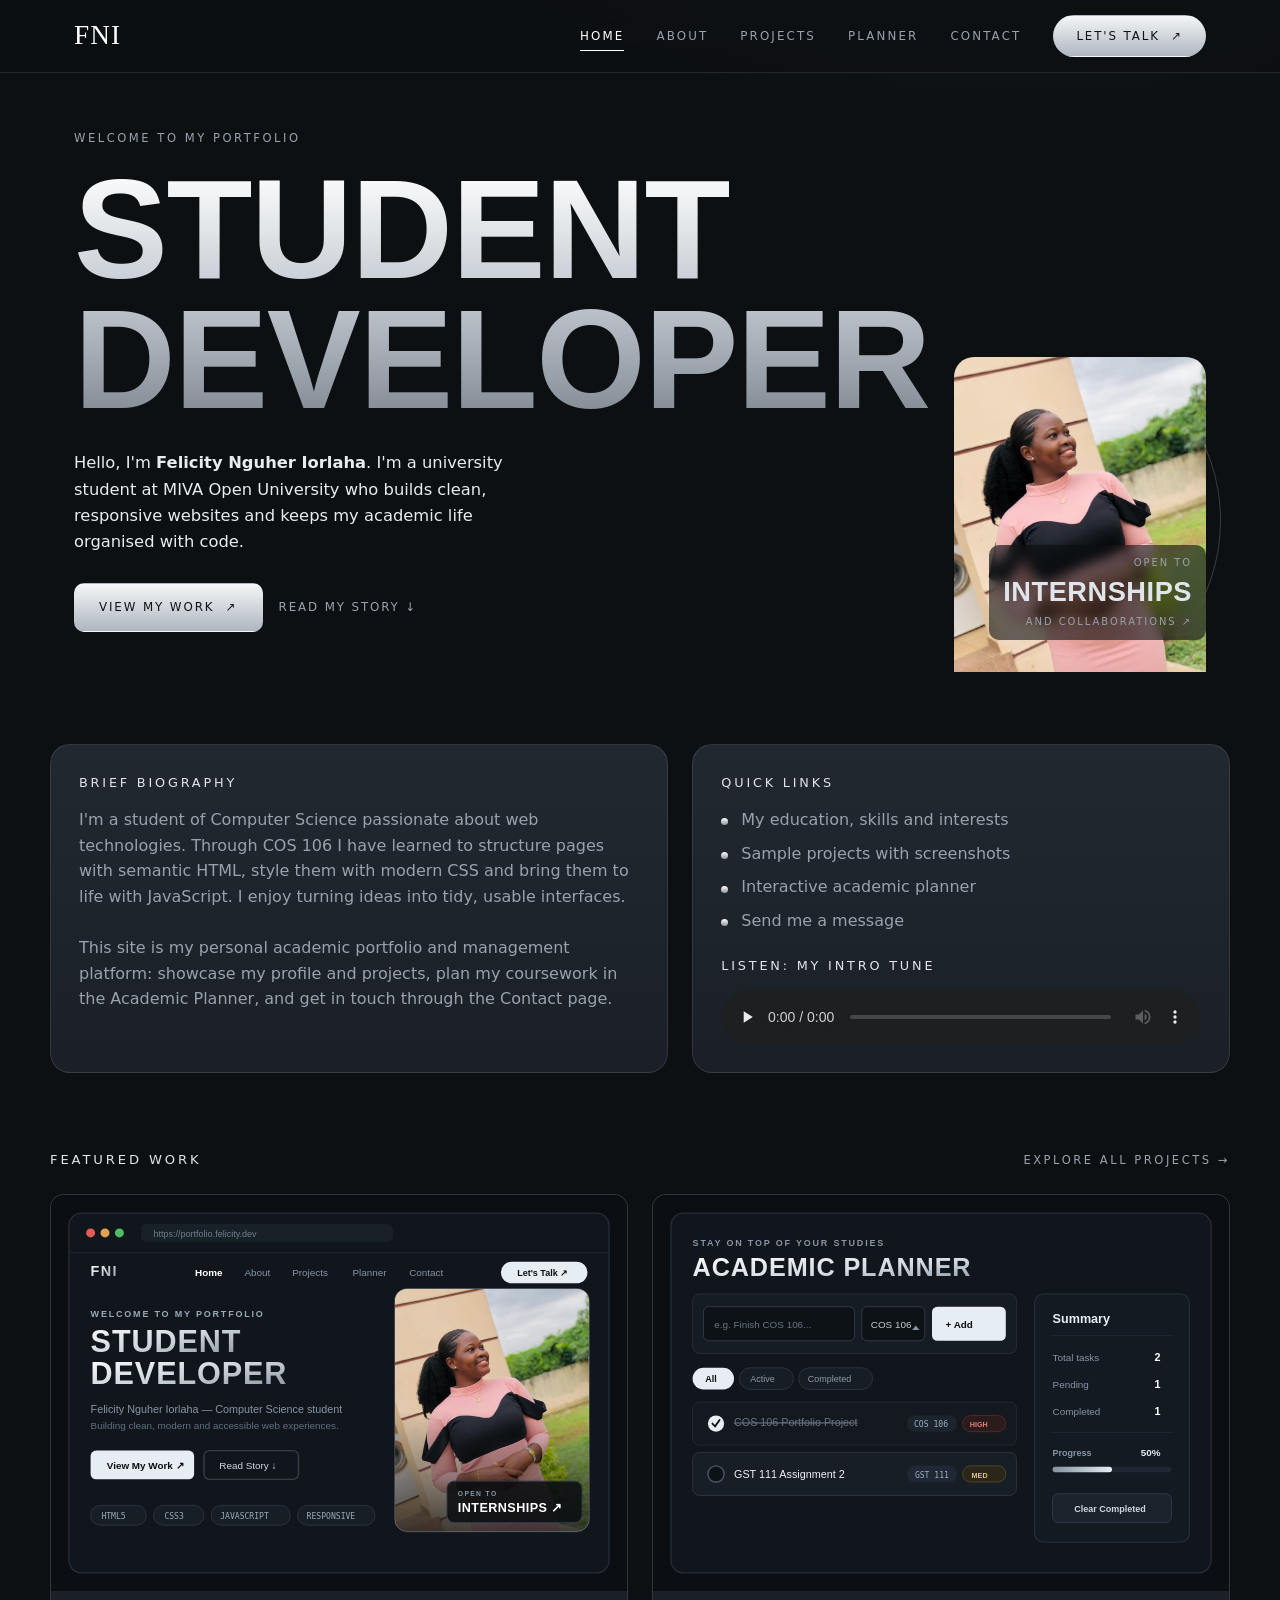
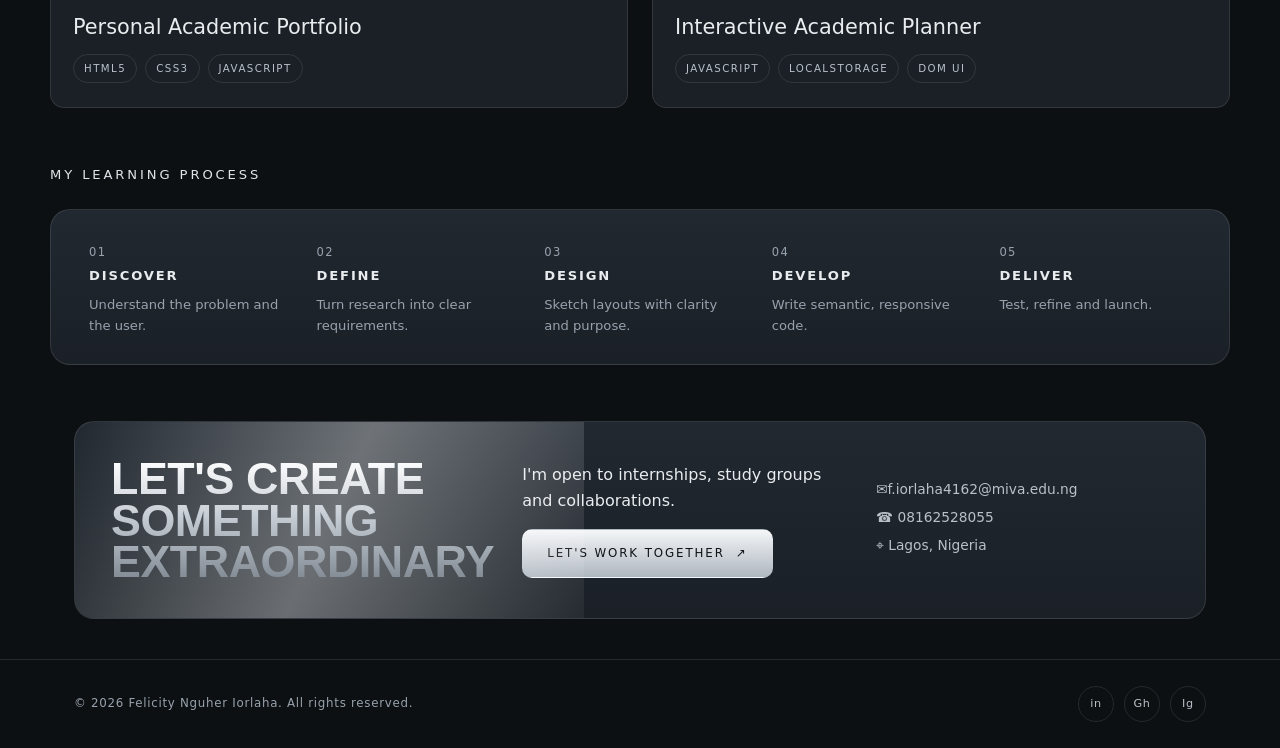
<file: index.html>
<!DOCTYPE html>
<html lang="en">

<head>
  <meta charset="UTF-8">
  <meta name="viewport" content="width=device-width, initial-scale=1">
  <title>Home | Felicity Nguher Iorlaha – Student Portfolio</title>
  <meta name="description"
    content="Personal academic portfolio and student planner of Felicity Nguher Iorlaha, a student at MIVA Open University.">
  <link rel="stylesheet" href="css/style.css">
  <script src="js/main.js" defer></script>
</head>

<body>
  <a class="skip-link" href="#main">Skip to content</a>

  <header class="site-header">
    <div class="container nav-bar">
      <a class="logo" href="index.html" aria-label="Home">FNI</a>
      <button class="nav-toggle" aria-label="Toggle menu" aria-expanded="false"
        aria-controls="nav-menu"><span></span></button>
      <nav id="nav-menu" class="nav-menu" aria-label="Main navigation">
        <a class="nav-link active" href="index.html" aria-current="page">Home</a>
        <a class="nav-link" href="about.html">About</a>
        <a class="nav-link" href="projects.html">Projects</a>
        <a class="nav-link" href="planner.html">Planner</a>
        <a class="nav-link" href="contact.html">Contact</a>
        <a class="btn btn-silver btn-pill" href="contact.html">Let's Talk &nbsp;↗</a>
      </nav>
    </div>
  </header>

  <main id="main">
    <section class="hero">
      <div class="container hero-grid">
        <div class="hero-copy">
          <p class="eyebrow">Welcome to my portfolio</p>
          <h1 class="display silver-text">Student<br>Developer</h1>
          <p class="lead">Hello, I'm <strong>Felicity Nguher Iorlaha</strong>. I'm a university student at MIVA Open
            University who
            builds clean, responsive websites and keeps my academic life organised with code.</p>
          <div class="hero-actions">
            <a class="btn btn-silver" href="projects.html">View My Work &nbsp;↗</a>
            <a class="link-muted" href="about.html">Read my story ↓</a>
          </div>
        </div>
        <figure class="hero-photo">
          <img src="images/profile picture.jpeg" alt="Portrait of Felicity Nguher Iorlaha" width="800" height="1000">
          <figcaption class="availability"><small>Open to</small><strong>Internships</strong><small>and collaborations
              ↗</small></figcaption>
        </figure>
      </div>
    </section>


    <section class="section container" aria-labelledby="bio-title">
      <div class="two-col">
        <div class="panel block reveal">
          <h2 id="bio-title">Brief Biography</h2>
          <p>I'm a student of Computer Science passionate about web technologies. Through COS 106 I have learned to
            structure pages with semantic HTML, style them with modern CSS and bring them to life with JavaScript. I
            enjoy turning ideas into tidy, usable interfaces.</p>
          <br>
          <p>This site is my personal academic portfolio and management platform: showcase my profile and projects, plan
            my coursework in the Academic Planner, and get in touch through the Contact page.</p>
        </div>
        <div class="panel block reveal">
          <h2>Quick Links</h2>
          <ul class="bullet-list">
            <li><a href="about.html">My education, skills and interests</a></li>
            <li><a href="projects.html">Sample projects with screenshots</a></li>
            <li><a href="planner.html">Interactive academic planner</a></li>
            <li><a href="contact.html">Send me a message</a></li>
          </ul>
          <h2 style="margin-top:22px">Listen: My Intro Tune</h2>
          <audio controls preload="none">
            <source src="media/Music.mpeg" type="audio/wav">
            Your browser does not support the audio element.
          </audio>
        </div>
      </div>
    </section>

    <section class="section container" aria-labelledby="featured-title" style="padding-top:0">
      <div class="section-head">
        <h2 id="featured-title">Featured Work</h2>
        <a class="eyebrow" href="projects.html">Explore all projects →</a>
      </div>
      <div class="card-grid two-cards">
        <article class="work-card reveal">
          <div class="thumb"><img src="images/project-portfolio.svg"
              alt="Preview of Personal Academic Portfolio website" loading="lazy">
          </div>
          <div class="body">
            <h3>Personal Academic Portfolio</h3>
            <div class="tags"><span class="tag">HTML5</span><span class="tag">CSS3</span><span
                class="tag">JavaScript</span></div>
          </div>
        </article>
        <article class="work-card reveal">
          <div class="thumb"><img src="images/project-planner.svg" alt="Preview of Interactive Academic Planner web app"
              loading="lazy"></div>
          <div class="body">
            <h3>Interactive Academic Planner</h3>
            <div class="tags"><span class="tag">JavaScript</span><span class="tag">LocalStorage</span><span
                class="tag">DOM UI</span></div>
          </div>
        </article>
      </div>
    </section>

    <section class="section container" aria-label="Process" style="padding-top:0">
      <div class="section-head">
        <h2>My Learning Process</h2>
      </div>
      <div class="panel process reveal">
        <div class="step"><span class="n">01</span>
          <h3>Discover</h3>
          <p>Understand the problem and the user.</p>
        </div>
        <div class="step"><span class="n">02</span>
          <h3>Define</h3>
          <p>Turn research into clear requirements.</p>
        </div>
        <div class="step"><span class="n">03</span>
          <h3>Design</h3>
          <p>Sketch layouts with clarity and purpose.</p>
        </div>
        <div class="step"><span class="n">04</span>
          <h3>Develop</h3>
          <p>Write semantic, responsive code.</p>
        </div>
        <div class="step"><span class="n">05</span>
          <h3>Deliver</h3>
          <p>Test, refine and launch.</p>
        </div>
      </div>
    </section>

    <section class="container" aria-label="Call to action">
      <div class="panel cta reveal">
        <h2 class="display silver-text">Let's create<br>something<br>extraordinary</h2>
        <div>
          <p>I'm open to internships, study groups and collaborations.</p>
          <a class="btn btn-silver" href="contact.html">Let's Work Together &nbsp;↗</a>
        </div>
        <ul>
          <li>✉f.iorlaha4162@miva.edu.ng</li>
          <li>☎ 08162528055</li>
          <li>⌖ Lagos, Nigeria</li>
        </ul>
      </div>
    </section>
  </main>

  <footer class="site-footer">
    <div class="container footer-row">
      <span>© <span id="year">2026</span> Felicity Nguher Iorlaha. All rights reserved.</span>
      <div class="socials" aria-label="Social links">
        <a href="#" aria-label="LinkedIn">in</a>
        <a href="https://github.com/felicitynguheriorlaha-cmd" aria-label="GitHub">Gh</a>
        <a href="#" aria-label="Instagram">Ig</a>
      </div>
    </div>
  </footer>
</body>

</html>
</file>
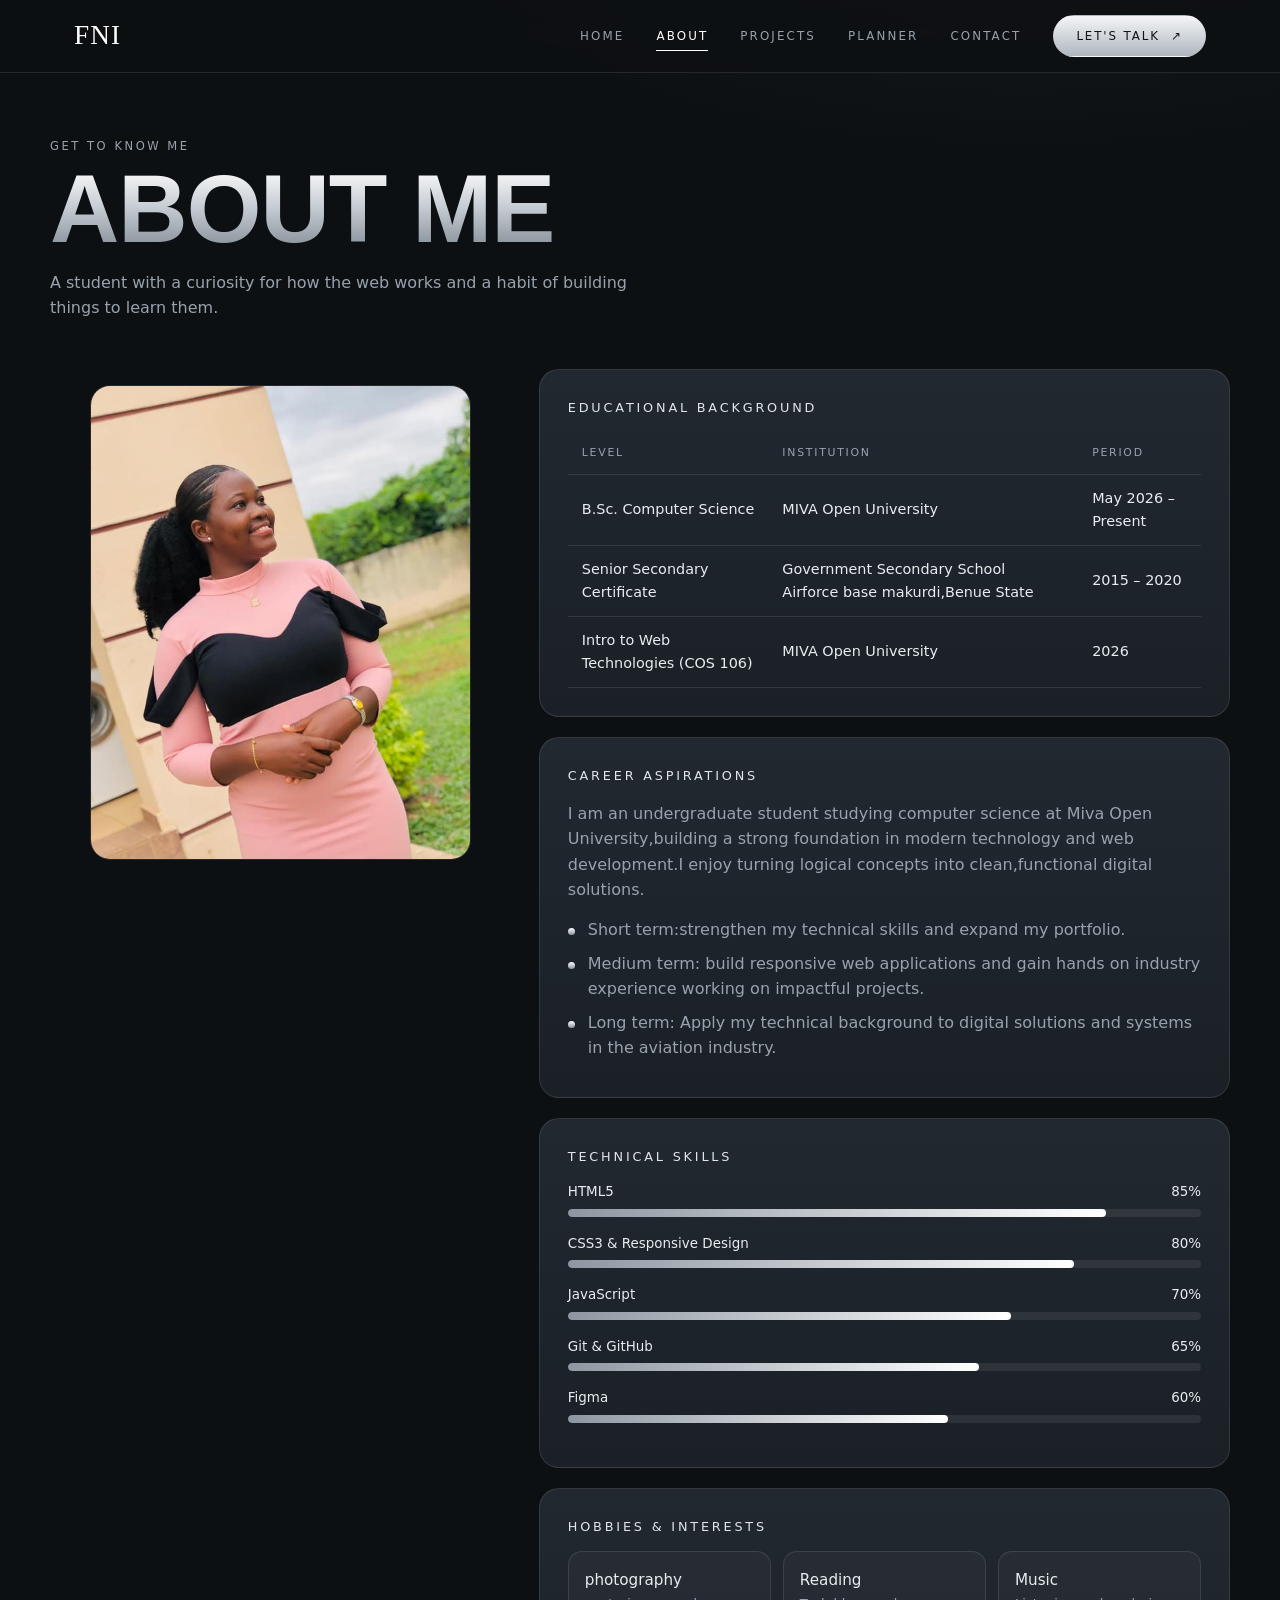
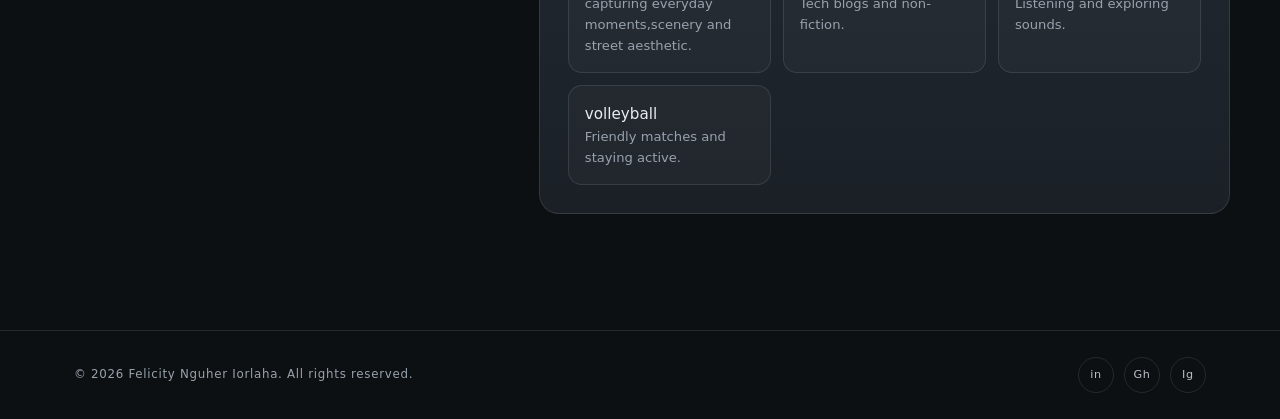
<file: about.html>
<!DOCTYPE html>
<html lang="en">

<head>
  <meta charset="UTF-8">
  <meta name="viewport" content="width=device-width, initial-scale=1">
  <title>About Me | Felicity Nguher Iorlaha</title>
  <meta name="description"
    content="Educational background, career aspirations, technical skills and hobbies of Felicity Nguher Iorlaha.">
  <link rel="stylesheet" href="css/style.css">
  <script src="js/main.js" defer></script>
</head>

<body>
  <a class="skip-link" href="#main">Skip to content</a>

  <header class="site-header">
    <div class="container nav-bar">
      <a class="logo" href="index.html" aria-label="Home">FNI</a>
      <button class="nav-toggle" aria-label="Toggle menu" aria-expanded="false"
        aria-controls="nav-menu"><span></span></button>
      <nav id="nav-menu" class="nav-menu" aria-label="Main navigation">
        <a class="nav-link" href="index.html">Home</a>
        <a class="nav-link active" href="about.html" aria-current="page">About</a>
        <a class="nav-link" href="projects.html">Projects</a>
        <a class="nav-link" href="planner.html">Planner</a>
        <a class="nav-link" href="contact.html">Contact</a>
        <a class="btn btn-silver btn-pill" href="contact.html">Let's Talk &nbsp;↗</a>
      </nav>
    </div>
  </header>

  <main id="main">
    <section class="page-hero container">
      <p class="eyebrow">Get to know me</p>
      <h1 class="display silver-text">About Me</h1>
      <p>A student with a curiosity for how the web works and a habit of building things to learn them.</p>
    </section>

    <section class="section container" style="padding-top:24px">
      <div class="about-grid">
        <aside>
          <figure class="about-photo reveal">
            <img src="images/profile picture.jpeg" alt="Portrait of Felicity Nguher Iorlaha" loading="lazy">
          </figure>
        </aside>

        <div>
          <article class="panel block reveal">
            <h2>Educational Background</h2>
            <div class="table-wrap">
              <table class="data">
                <caption class="sr-only" style="position:absolute;left:-999px">Education history</caption>
                <thead>
                  <tr>
                    <th scope="col">Level</th>
                    <th scope="col">Institution</th>
                    <th scope="col">Period</th>
                  </tr>
                </thead>
                <tbody>
                  <tr>
                    <td>B.Sc. Computer Science</td>
                    <td>MIVA Open University</td>
                    <td>May 2026 – Present</td>
                  </tr>
                  <tr>
                    <td>Senior Secondary Certificate</td>
                    <td>Government Secondary School Airforce base makurdi,Benue State</td>
                    <td>2015 – 2020</td>
                  </tr>
                  <tr>
                    <td>Intro to Web Technologies (COS 106)</td>
                    <td>MIVA Open University</td>
                    <td>2026</td>
                  </tr>
                </tbody>
              </table>
            </div>
          </article>

          <article class="panel block reveal">
            <h2>Career Aspirations</h2>
            <p>I am an undergraduate student studying computer science at Miva Open University,building a strong
              foundation
              in modern technology and web development.I enjoy turning logical concepts into clean,functional digital
              solutions.

            </p>
            <ul class="bullet-list" style="margin-top:14px">
              <li>Short term:strengthen my technical skills and expand my portfolio.</li>
              <li>Medium term: build responsive web applications and gain hands on industry experience working on
                impactful projects.</li>
              <li>Long term: Apply my technical background to digital solutions and systems in the aviation industry.
              </li>
            </ul>
          </article>

          <article class="panel block reveal">
            <h2>Technical Skills</h2>
            <div class="skill">
              <div class="skill-top"><span>HTML5</span><span>85%</span></div>
              <div class="bar"><i data-level="85"></i></div>
            </div>
            <div class="skill">
              <div class="skill-top"><span>CSS3 &amp; Responsive Design</span><span>80%</span></div>
              <div class="bar"><i data-level="80"></i></div>
            </div>
            <div class="skill">
              <div class="skill-top"><span>JavaScript</span><span>70%</span></div>
              <div class="bar"><i data-level="70"></i></div>
            </div>
            <div class="skill">
              <div class="skill-top"><span>Git &amp; GitHub</span><span>65%</span></div>
              <div class="bar"><i data-level="65"></i></div>
            </div>
            <div class="skill">
              <div class="skill-top"><span>Figma</span><span>60%</span></div>
              <div class="bar"><i data-level="60"></i></div>
            </div>
          </article>

          <article class="panel block reveal">
            <h2>Hobbies &amp; Interests</h2>
            <div class="hobby-grid">
              <div class="hobby">
                <h3>photography</h3>
                <p>capturing everyday moments,scenery and street aesthetic.</p>
              </div>
              <div class="hobby">
                <h3>Reading</h3>
                <p>Tech blogs and non-fiction.</p>
              </div>
              <div class="hobby">
                <h3>Music</h3>
                <p>Listening and exploring sounds.</p>
              </div>
              <div class="hobby">
                <h3>volleyball</h3>
                <p>Friendly matches and staying active.</p>
              </div>
            </div>
          </article>
        </div>
      </div>
    </section>
  </main>

  <footer class="site-footer">
    <div class="container footer-row">
      <span>© <span id="year">2026</span> Felicity Nguher Iorlaha. All rights reserved.</span>
      <div class="socials" aria-label="Social links">
        <a href="#" aria-label="LinkedIn">in</a>
        <a href="https://github.com/felicitynguheriorlaha-cmd" aria-label="GitHub">Gh</a>
        <a href="#" aria-label="Instagram">Ig</a>
      </div>
    </div>
  </footer>
</body>

</html>
</file>
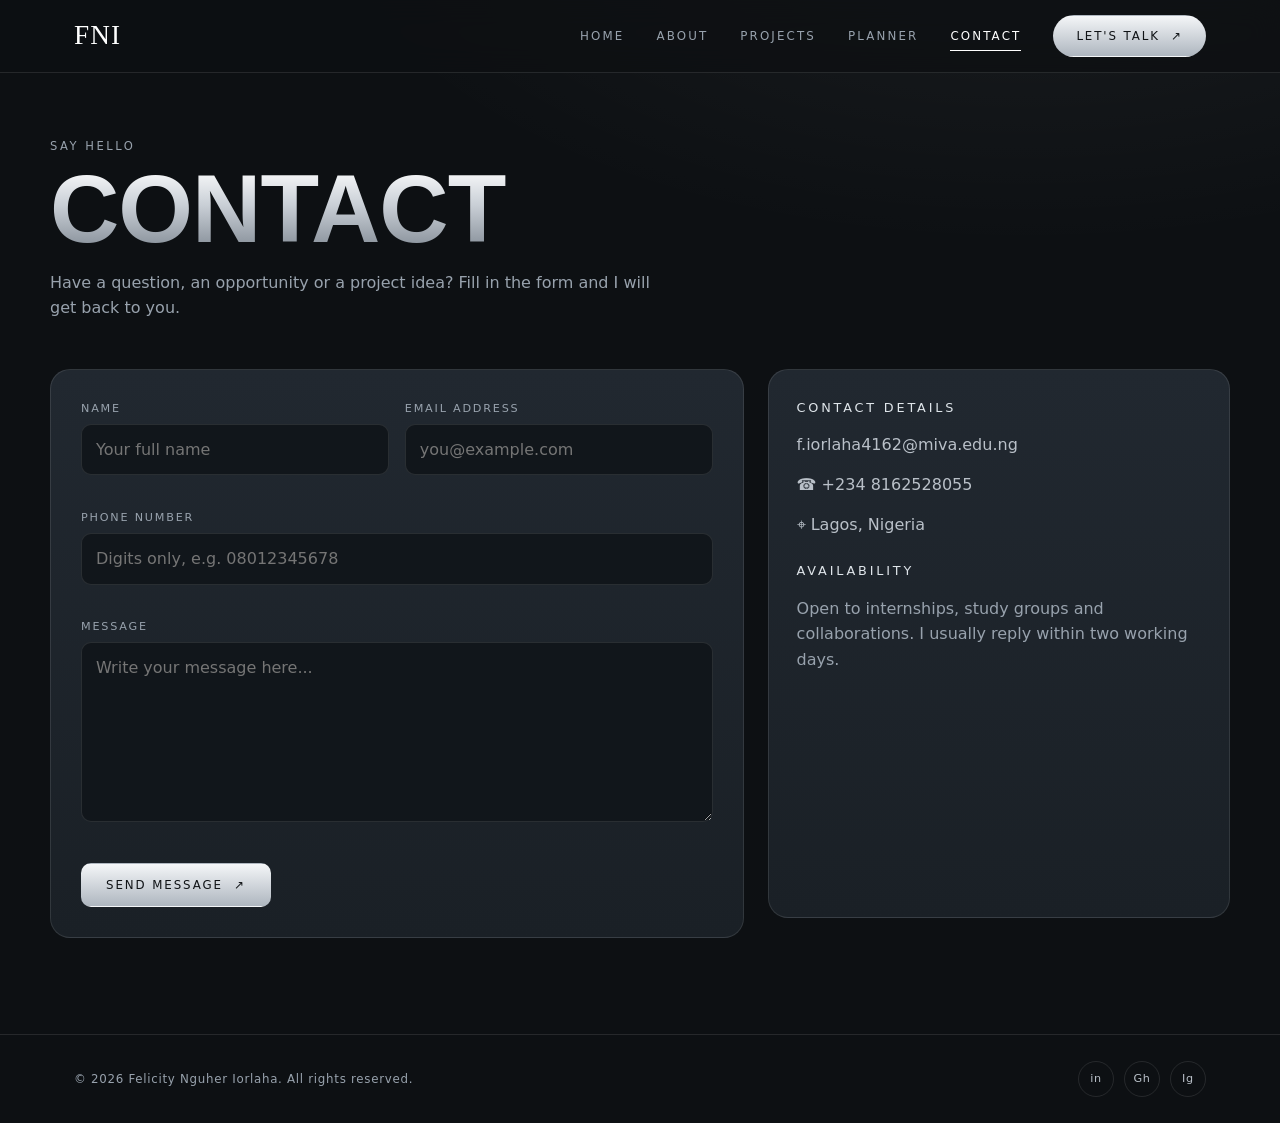
<file: contact.html>
<!DOCTYPE html>
<html lang="en">

<head>
  <meta charset="UTF-8">
  <meta name="viewport" content="width=device-width, initial-scale=1">
  <title>Contact | Felicity Nguher Iorlaha</title>
  <meta name="description" content="Contact Felicity Nguher Iorlaha using the form with name, email, phone number and message.">
  <link rel="stylesheet" href="css/style.css">
  <script src="js/main.js" defer></script>
  <script src="js/contact.js" defer></script>
</head>

<body>
  <a class="skip-link" href="#main">Skip to content</a>

  <header class="site-header">
    <div class="container nav-bar">
      <a class="logo" href="index.html" aria-label="Home">FNI</a>
      <button class="nav-toggle" aria-label="Toggle menu" aria-expanded="false"
        aria-controls="nav-menu"><span></span></button>
      <nav id="nav-menu" class="nav-menu" aria-label="Main navigation">
        <a class="nav-link" href="index.html">Home</a>
        <a class="nav-link" href="about.html">About</a>
        <a class="nav-link" href="projects.html">Projects</a>
        <a class="nav-link" href="planner.html">Planner</a>
        <a class="nav-link active" href="contact.html" aria-current="page">Contact</a>
        <a class="btn btn-silver btn-pill" href="contact.html">Let's Talk &nbsp;↗</a>
      </nav>
    </div>
  </header>

  <main id="main">
    <section class="page-hero container">
      <p class="eyebrow">Say hello</p>
      <h1 class="display silver-text">Contact</h1>
      <p>Have a question, an opportunity or a project idea? Fill in the form and I will get back to you.</p>
    </section>

    <section class="section container" style="padding-top:24px">
      <div class="contact-grid">
        <form id="contact-form" class="panel contact-form" novalidate>
          <div id="form-success" class="form-success" role="status">Thank you! Your message has been sent successfully.
          </div>
          <div class="form-grid">
            <div class="field">
              <label for="name">Name</label>
              <input id="name" name="name" type="text" autocomplete="name" placeholder="Your full name">
              <p class="error-msg" id="name-error" role="alert"></p>
            </div>
            <div class="field">
              <label for="email">Email address</label>
              <input id="email" name="email" type="email" autocomplete="email" placeholder="you@example.com">
              <p class="error-msg" id="email-error" role="alert"></p>
            </div>
            <div class="field full">
              <label for="phone">Phone number</label>
              <input id="phone" name="phone" type="tel" inputmode="numeric" autocomplete="tel"
                placeholder="Digits only, e.g. 08012345678">
              <p class="error-msg" id="phone-error" role="alert"></p>
            </div>
            <div class="field full">
              <label for="message">Message</label>
              <textarea id="message" name="message" rows="6" placeholder="Write your message here..."></textarea>
              <p class="error-msg" id="message-error" role="alert"></p>
            </div>
          </div>
          <button class="btn btn-silver" type="submit">Send message &nbsp;↗</button>
        </form>

        <aside class="panel block">
          <h2>Contact details</h2>
          <ul class="contact-info">
            <li>f.iorlaha4162@miva.edu.ng</li>
            <li>☎ +234 8162528055</li>
            <li>⌖ Lagos, Nigeria</li>
          </ul>
          <h2 style="margin-top:24px">Availability</h2>
          <p>Open to internships, study groups and collaborations. I usually reply within two working days.</p>
        </aside>
      </div>
    </section>
  </main>

  <footer class="site-footer">
    <div class="container footer-row">
      <span>© <span id="year">2026</span> Felicity Nguher Iorlaha. All rights reserved.</span>
      <div class="socials" aria-label="Social links">
        <a href="#" aria-label="LinkedIn">in</a>
        <a href="https://github.com/felicitynguheriorlaha-cmd" aria-label="GitHub">Gh</a>
        <a href="#" aria-label="Instagram">Ig</a>
      </div>
    </div>
  </footer>
</body>

</html>
</file>
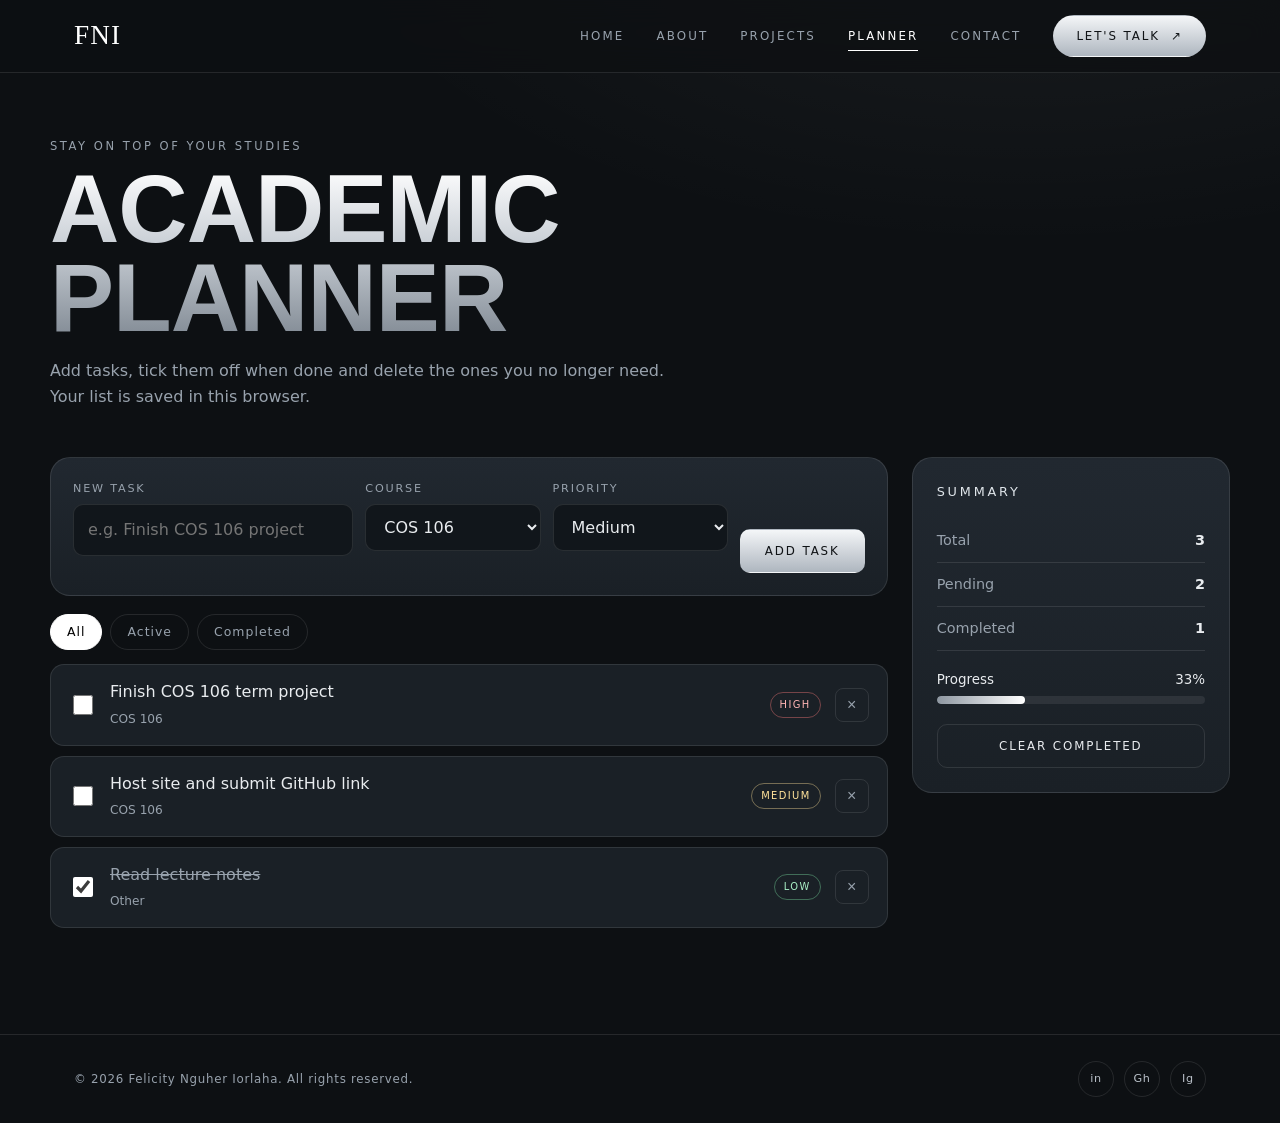
<file: planner.html>
<!DOCTYPE html>
<html lang="en">

<head>
  <meta charset="UTF-8">
  <meta name="viewport" content="width=device-width, initial-scale=1">
  <title>Academic Planner | Felicity Nguher Iorlaha</title>
  <meta name="description" content="Interactive academic planner: add, complete and delete tasks.">
  <link rel="stylesheet" href="css/style.css">
  <script src="js/main.js" defer></script>
  <script src="js/planner.js" defer></script>
</head>

<body>
  <a class="skip-link" href="#main">Skip to content</a>

  <header class="site-header">
    <div class="container nav-bar">
      <a class="logo" href="index.html" aria-label="Home">FNI</a>
      <button class="nav-toggle" aria-label="Toggle menu" aria-expanded="false"
        aria-controls="nav-menu"><span></span></button>
      <nav id="nav-menu" class="nav-menu" aria-label="Main navigation">
        <a class="nav-link" href="index.html">Home</a>
        <a class="nav-link" href="about.html">About</a>
        <a class="nav-link" href="projects.html">Projects</a>
        <a class="nav-link active" href="planner.html" aria-current="page">Planner</a>
        <a class="nav-link" href="contact.html">Contact</a>
        <a class="btn btn-silver btn-pill" href="contact.html">Let's Talk &nbsp;↗</a>
      </nav>
    </div>
  </header>

  <main id="main">
    <section class="page-hero container">
      <p class="eyebrow">Stay on top of your studies</p>
      <h1 class="display silver-text">Academic<br>Planner</h1>
      <p>Add tasks, tick them off when done and delete the ones you no longer need. Your list is saved in this browser.
      </p>
    </section>

    <section class="section container" style="padding-top:24px">
      <div class="planner-layout">
        <div>
          <form id="task-form" class="panel planner-form" novalidate>
            <div class="full">
              <label for="task-title">New task</label>
              <input id="task-title" type="text" placeholder="e.g. Finish COS 106 project" maxlength="120"
                autocomplete="off" required>
              <p class="error-msg" id="task-error" role="alert"></p>
            </div>
            <div>
              <label for="task-course">Course</label>
              <select id="task-course">
                <option>COS 106</option>
                <option>GST 111</option>
                <option>MTH 101</option>
                <option>Other</option>
              </select>
            </div>
            <div>
              <label for="task-priority">Priority</label>
              <select id="task-priority">
                <option value="high">High</option>
                <option value="medium" selected>Medium</option>
                <option value="low">Low</option>
              </select>
            </div>
            <div style="align-self:end">
              <button class="btn btn-silver" type="submit">Add task</button>
            </div>
          </form>

          <div class="filters" role="group" aria-label="Filter tasks">
            <button type="button" class="on" data-filter="all">All</button>
            <button type="button" data-filter="active">Active</button>
            <button type="button" data-filter="done">Completed</button>
          </div>

          <ul id="task-list" class="task-list" aria-live="polite"></ul>
          <p id="empty" class="empty" hidden>No tasks here yet. Add your first one above.</p>
        </div>

        <aside class="panel summary" aria-label="Task summary">
          <h2>Summary</h2>
          <dl>
            <div class="row">
              <dt>Total</dt>
              <dd id="count-total">0</dd>
            </div>
            <div class="row">
              <dt>Pending</dt>
              <dd id="count-active">0</dd>
            </div>
            <div class="row">
              <dt>Completed</dt>
              <dd id="count-done">0</dd>
            </div>
          </dl>
          <div class="progress">
            <div class="skill-top"><span>Progress</span><span id="progress-text">0%</span></div>
            <div class="bar"><i id="progress-bar" style="width:0"></i></div>
          </div>
          <button class="btn btn-ghost" type="button" id="clear-done"
            style="margin-top:20px;width:100%;justify-content:center">Clear completed</button>
        </aside>
      </div>
    </section>
  </main>

  <footer class="site-footer">
    <div class="container footer-row">
      <span>© <span id="year">2026</span> Felicity Nguher Iorlaha. All rights reserved.</span>
      <div class="socials" aria-label="Social links">
        <a href="#" aria-label="LinkedIn">in</a>
        <a href="https://github.com/felicitynguheriorlaha-cmd" aria-label="GitHub">Gh</a>
        <a href="#" aria-label="Instagram">Ig</a>
      </div>
    </div>
  </footer>
</body>

</html>
</file>
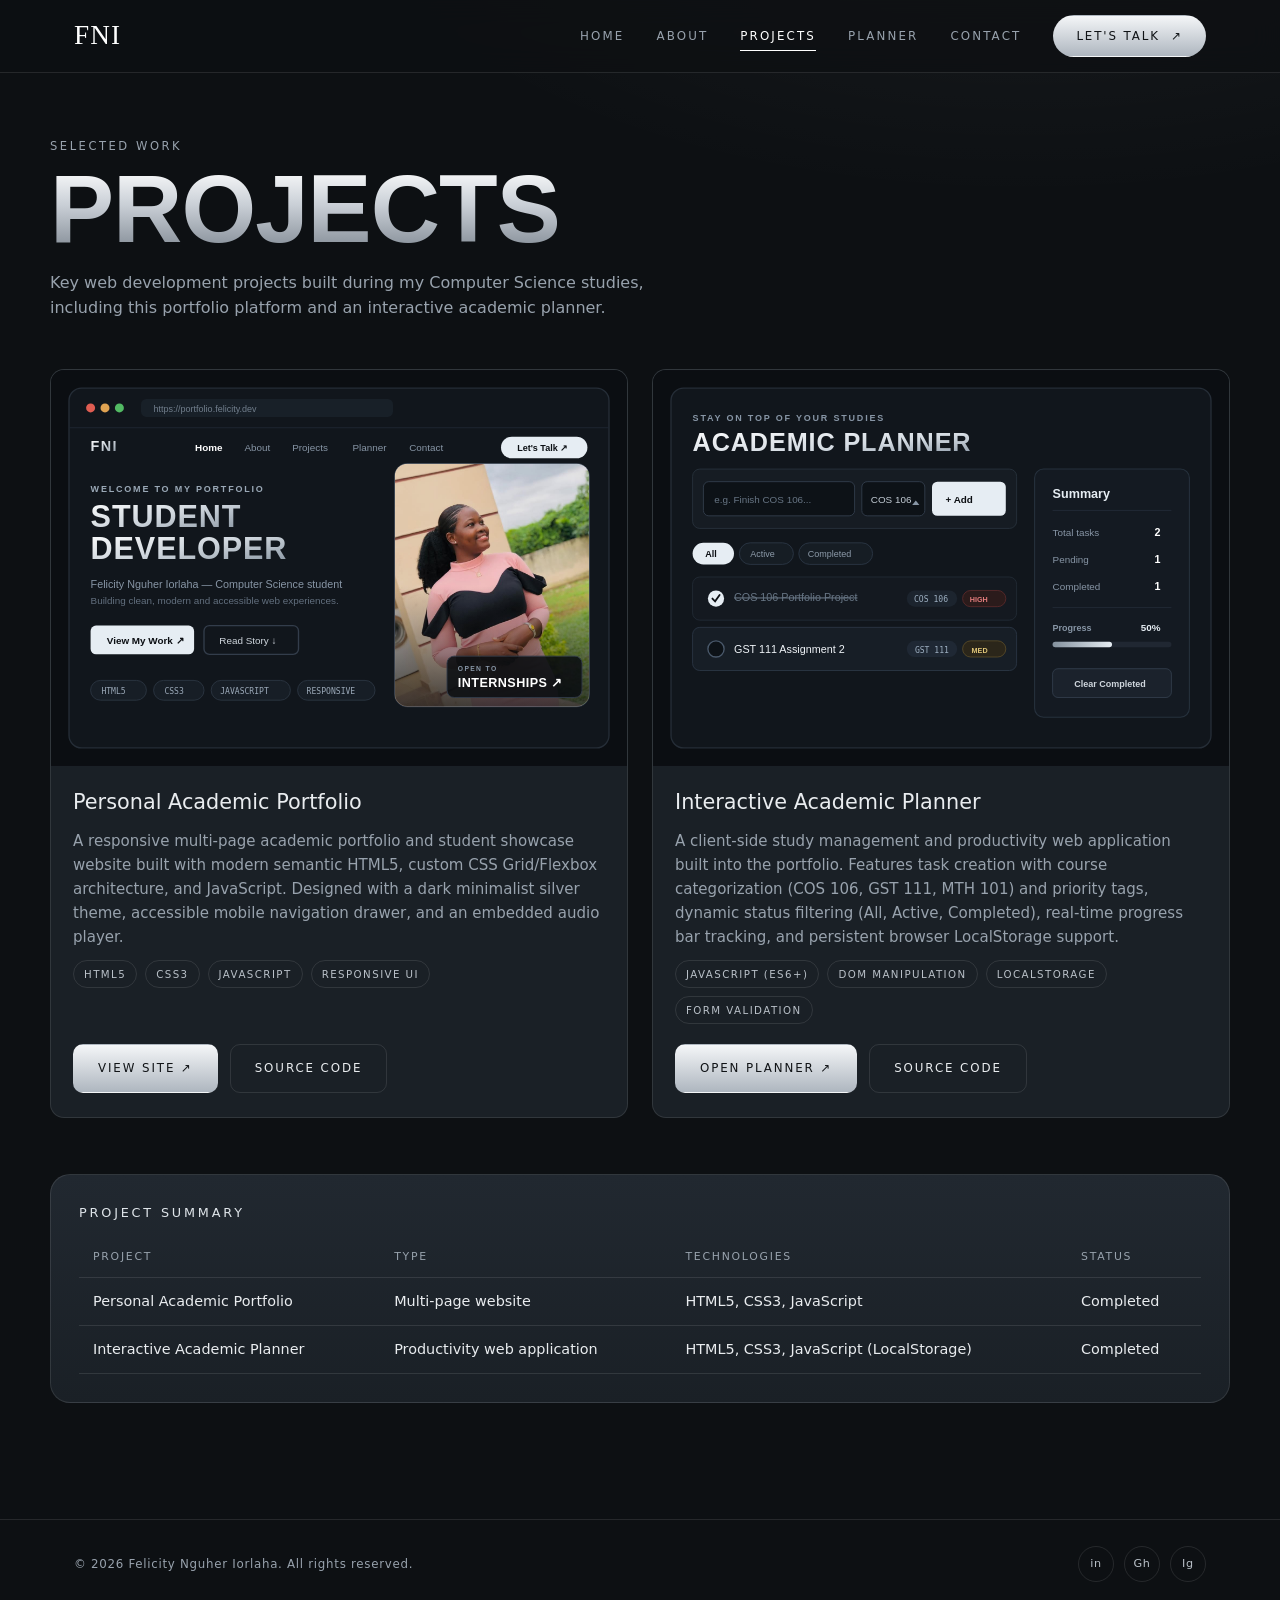
<file: projects.html>
<!DOCTYPE html>
<html lang="en">
<head>
  <meta charset="UTF-8">
  <meta name="viewport" content="width=device-width, initial-scale=1">
  <title>Projects | Felicity Nguher Iorlaha</title>
  <meta name="description" content="Web development and academic coursework projects by Felicity Nguher Iorlaha with descriptions, live links and source code.">
  <link rel="stylesheet" href="css/style.css">
  <script src="js/main.js" defer></script>
</head>
<body>
  <a class="skip-link" href="#main">Skip to content</a>

  <header class="site-header">
    <div class="container nav-bar">
      <a class="logo" href="index.html" aria-label="Home">FNI</a>
      <button class="nav-toggle" aria-label="Toggle menu" aria-expanded="false" aria-controls="nav-menu"><span></span></button>
      <nav id="nav-menu" class="nav-menu" aria-label="Main navigation">
        <a class="nav-link" href="index.html">Home</a>
        <a class="nav-link" href="about.html">About</a>
        <a class="nav-link active" href="projects.html" aria-current="page">Projects</a>
        <a class="nav-link" href="planner.html">Planner</a>
        <a class="nav-link" href="contact.html">Contact</a>
        <a class="btn btn-silver btn-pill" href="contact.html">Let's Talk &nbsp;↗</a>
      </nav>
    </div>
  </header>

  <main id="main">
    <section class="page-hero container">
      <p class="eyebrow">Selected work</p>
      <h1 class="display silver-text">Projects</h1>
      <p>Key web development projects built during my Computer Science studies, including this portfolio platform and an interactive academic planner.</p>
    </section>

    <section class="section container" style="padding-top:24px" aria-label="Project list">
      <div class="card-grid two-cards">
        <article class="work-card reveal">
          <div class="thumb"><img src="images/project-portfolio.svg" alt="Screenshot preview of the Personal Academic Portfolio website" loading="lazy"></div>
          <div class="body">
            <h3>Personal Academic Portfolio</h3>
            <p>A responsive multi-page academic portfolio and student showcase website built with modern semantic HTML5, custom CSS Grid/Flexbox architecture, and JavaScript. Designed with a dark minimalist silver theme, accessible mobile navigation drawer, and an embedded audio player.</p>
            <div class="tags">
              <span class="tag">HTML5</span>
              <span class="tag">CSS3</span>
              <span class="tag">JavaScript</span>
              <span class="tag">Responsive UI</span>
            </div>
            <div class="actions">
              <a class="btn btn-silver" href="index.html">View site ↗</a>
              <a class="btn btn-ghost" href="https://github.com/felicitynguheriorlaha-cmd" target="_blank" rel="noopener">Source code</a>
            </div>
          </div>
        </article>

        <article class="work-card reveal">
          <div class="thumb"><img src="images/project-planner.svg" alt="Screenshot preview of the Interactive Academic Planner web application" loading="lazy"></div>
          <div class="body">
            <h3>Interactive Academic Planner</h3>
            <p>A client-side study management and productivity web application built into the portfolio. Features task creation with course categorization (COS 106, GST 111, MTH 101) and priority tags, dynamic status filtering (All, Active, Completed), real-time progress bar tracking, and persistent browser LocalStorage support.</p>
            <div class="tags">
              <span class="tag">JavaScript (ES6+)</span>
              <span class="tag">DOM Manipulation</span>
              <span class="tag">LocalStorage</span>
              <span class="tag">Form Validation</span>
            </div>
            <div class="actions">
              <a class="btn btn-silver" href="planner.html">Open planner ↗</a>
              <a class="btn btn-ghost" href="https://github.com/felicitynguheriorlaha-cmd" target="_blank" rel="noopener">Source code</a>
            </div>
          </div>
        </article>
      </div>
    </section>

    <section class="section container" style="padding-top:0">
      <div class="panel block reveal">
        <div class="table-wrap">
          <table class="data">
            <caption>Project summary</caption>
            <thead><tr><th scope="col">Project</th><th scope="col">Type</th><th scope="col">Technologies</th><th scope="col">Status</th></tr></thead>
            <tbody>
              <tr><td>Personal Academic Portfolio</td><td>Multi-page website</td><td>HTML5, CSS3, JavaScript</td><td>Completed</td></tr>
              <tr><td>Interactive Academic Planner</td><td>Productivity web application</td><td>HTML5, CSS3, JavaScript (LocalStorage)</td><td>Completed</td></tr>
            </tbody>
          </table>
        </div>
      </div>
    </section>
  </main>

  <footer class="site-footer">
    <div class="container footer-row">
      <span>© <span id="year">2026</span> Felicity Nguher Iorlaha. All rights reserved.</span>
      <div class="socials" aria-label="Social links">
        <a href="#" aria-label="LinkedIn">in</a>
        <a href="https://github.com/felicitynguheriorlaha-cmd" aria-label="GitHub">Gh</a>
        <a href="#" aria-label="Instagram">Ig</a>
      </div>
    </div>
  </footer>
</body>
</html>
</file>
<file: css/style.css>
/* ==========================================================
   COS 106 Portfolio – shared stylesheet
   Dark graphite theme with silver gradients
   ========================================================== */

:root {
  --bg: #0d1013;
  --bg-2: #151a1f;
  --panel: #1a2026;
  --panel-2: #212830;
  --line: rgba(255, 255, 255, 0.10);
  --text: #e9ecef;
  --muted: #98a2ad;
  --silver-1: #ffffff;
  --silver-2: #b9c0c8;
  --silver-3: #6f7882;
  --accent: #dfe5ea;
  --danger: #ff7b7b;
  --ok: #7be0a4;
  --radius: 14px;
  --radius-lg: 20px;
  --max: 1180px;
  --heading: "Oswald", "Bebas Neue", Impact, "Arial Narrow", sans-serif;
  --body: "Inter", "Segoe UI", system-ui, -apple-system, Roboto, Arial, sans-serif;
}

*,
*::before,
*::after { box-sizing: border-box; }

html { scroll-behavior: smooth; }

body {
  margin: 0;
  font-family: var(--body);
  font-size: 16px;
  line-height: 1.6;
  color: var(--text);
  background:
    radial-gradient(1200px 600px at 80% -10%, rgba(255, 255, 255, 0.06), transparent 60%),
    var(--bg);
  min-height: 100vh;
  display: flex;
  flex-direction: column;
}

img, svg, audio { max-width: 100%; display: block; }
a { color: inherit; text-decoration: none; }
ul { margin: 0; padding: 0; list-style: none; }
h1, h2, h3, h4, p { margin: 0; }

.container {
  width: 100%;
  max-width: var(--max);
  margin: 0 auto;
  padding: 0 24px;
}

main { flex: 1; }

.skip-link {
  position: absolute;
  left: -999px;
  top: 8px;
  background: #fff;
  color: #000;
  padding: 8px 14px;
  border-radius: 8px;
  z-index: 200;
}
.skip-link:focus { left: 8px; }

:focus-visible {
  outline: 2px solid var(--silver-1);
  outline-offset: 3px;
}

/* ---------- Typography helpers ---------- */
.eyebrow {
  font-size: 0.72rem;
  letter-spacing: 0.22em;
  text-transform: uppercase;
  color: var(--muted);
}

.silver-text {
  background: linear-gradient(180deg, #ffffff 0%, #c9cfd6 45%, #7f8892 100%);
  -webkit-background-clip: text;
  background-clip: text;
  -webkit-text-fill-color: transparent;
  color: transparent;
}

.display {
  font-family: var(--heading);
  font-weight: 700;
  text-transform: uppercase;
  line-height: 0.92;
  letter-spacing: -0.01em;
}

.section { padding: 56px 0; }
.section-head {
  display: flex;
  align-items: baseline;
  justify-content: space-between;
  gap: 16px;
  margin-bottom: 24px;
}
.section-head h2 {
  font-size: 0.82rem;
  letter-spacing: 0.22em;
  text-transform: uppercase;
  color: var(--accent);
  font-weight: 500;
}

/* ---------- Header / navigation ---------- */
.site-header {
  position: sticky;
  top: 0;
  z-index: 100;
  backdrop-filter: blur(14px);
  background: rgba(13, 16, 19, 0.78);
  border-bottom: 1px solid var(--line);
}

.nav-bar {
  display: flex;
  align-items: center;
  justify-content: space-between;
  height: 72px;
}

.logo {
  font-family: "Playfair Display", Georgia, "Times New Roman", serif;
  font-size: 1.7rem;
  letter-spacing: 0.04em;
  color: var(--silver-1);
}

.nav-menu {
  display: flex;
  align-items: center;
  gap: 32px;
}

.nav-menu a.nav-link {
  font-size: 0.74rem;
  letter-spacing: 0.18em;
  text-transform: uppercase;
  color: var(--muted);
  padding: 6px 0;
  position: relative;
  transition: color 0.25s ease;
}
.nav-menu a.nav-link::after {
  content: "";
  position: absolute;
  left: 0; right: 100%;
  bottom: 0;
  height: 1px;
  background: var(--silver-1);
  transition: right 0.3s ease;
}
.nav-menu a.nav-link:hover,
.nav-menu a.nav-link.active { color: var(--silver-1); }
.nav-menu a.nav-link:hover::after,
.nav-menu a.nav-link.active::after { right: 0; }

.nav-toggle {
  display: none;
  background: none;
  border: 1px solid var(--line);
  border-radius: 10px;
  width: 44px;
  height: 44px;
  cursor: pointer;
  padding: 0;
  color: var(--text);
}
.nav-toggle span,
.nav-toggle span::before,
.nav-toggle span::after {
  display: block;
  width: 18px;
  height: 2px;
  background: currentColor;
  margin: 0 auto;
  position: relative;
  transition: transform 0.25s ease, background 0.25s ease;
}
.nav-toggle span::before,
.nav-toggle span::after { content: ""; position: absolute; left: 0; }
.nav-toggle span::before { top: -6px; }
.nav-toggle span::after { top: 6px; }
.nav-toggle[aria-expanded="true"] span { background: transparent; }
.nav-toggle[aria-expanded="true"] span::before { transform: translateY(6px) rotate(45deg); }
.nav-toggle[aria-expanded="true"] span::after { transform: translateY(-6px) rotate(-45deg); }

/* ---------- Buttons ---------- */
.btn {
  display: inline-flex;
  align-items: center;
  gap: 10px;
  font-family: var(--body);
  font-size: 0.74rem;
  letter-spacing: 0.16em;
  text-transform: uppercase;
  padding: 14px 24px;
  border-radius: 10px;
  border: 1px solid var(--line);
  cursor: pointer;
  transition: transform 0.2s ease, box-shadow 0.25s ease, background 0.25s ease, color 0.25s ease;
}
.btn-silver {
  color: #101316;
  background: linear-gradient(180deg, #f4f6f8 0%, #aeb6bf 100%);
  border-color: transparent;
}
.btn-silver:hover { transform: translateY(-2px); box-shadow: 0 10px 28px rgba(255, 255, 255, 0.14); }
.btn-ghost { background: transparent; color: var(--text); }
.btn-ghost:hover { background: rgba(255, 255, 255, 0.07); transform: translateY(-2px); }
.btn-pill { border-radius: 999px; padding: 11px 22px; }

/* ---------- Hero ---------- */
.hero {
  position: relative;
  padding: 56px 0 0;
  overflow: hidden;
}
.hero-grid {
  display: grid;
  grid-template-columns: 1.25fr 1fr;
  align-items: end;
  gap: 24px;
}
.hero-copy { padding-bottom: 56px; }
.hero h1 {
  font-size: clamp(3.4rem, 11vw, 9rem);
  margin: 18px 0 26px;
}
.hero-copy p.lead {
  max-width: 460px;
  color: var(--text);
  font-size: 1.02rem;
  margin-bottom: 28px;
}
.hero-actions { display: flex; flex-wrap: wrap; gap: 16px; align-items: center; }
.hero-actions .link-muted { font-size: 0.74rem; letter-spacing: 0.16em; text-transform: uppercase; color: var(--muted); transition: color .2s; }
.hero-actions .link-muted:hover { color: #fff; }

.hero-photo {
  position: relative;
  align-self: end;
  justify-self: center;
  width: 100%;
  max-width: 470px;
}
.hero-photo::before {
  content: "";
  position: absolute;
  inset: 4% -6% 0 8%;
  border: 1px solid rgba(255, 255, 255, 0.18);
  border-radius: 50%;
  clip-path: inset(0 0 0 45%);
}
.hero-photo img {
  position: relative;
  width: 100%;
  height: auto;
  border-radius: var(--radius-lg) var(--radius-lg) 0 0;
  object-fit: cover;
  aspect-ratio: 4 / 5;
  background: var(--panel);
  filter: grayscale(0.15) contrast(1.05);
}
.availability {
  position: absolute;
  right: 0;
  bottom: 32px;
  text-align: right;
  background: rgba(13, 16, 19, 0.6);
  padding: 10px 14px;
  border-radius: 10px;
  backdrop-filter: blur(6px);
}
.availability small { display: block; font-size: 0.62rem; letter-spacing: 0.2em; color: var(--muted); text-transform: uppercase; }
.availability strong { font-family: var(--heading); font-size: 1.7rem; letter-spacing: 0.02em; text-transform: uppercase; color: var(--accent); }

/* ---------- Panels / cards ---------- */
.panel {
  background: linear-gradient(180deg, var(--panel-2), var(--panel));
  border: 1px solid var(--line);
  border-radius: var(--radius-lg);
}

.stats {
  display: grid;
  grid-template-columns: repeat(4, 1fr);
  padding: 30px 12px;
  margin-top: 8px;
}
.stat { text-align: center; padding: 6px 12px; border-right: 1px solid var(--line); }
.stat:last-child { border-right: 0; }
.stat .num { font-size: 2.8rem; font-weight: 300; letter-spacing: 0.02em; line-height: 1.1; }
.stat .label { font-size: 0.66rem; letter-spacing: 0.2em; text-transform: uppercase; color: var(--muted); margin-top: 6px; }
.stat svg { margin: 0 auto 10px; stroke: var(--silver-2); }

.card-grid {
  display: grid;
  grid-template-columns: repeat(3, 1fr);
  gap: 18px;
}
.card-grid.two-cards,
.card-grid:has(> .work-card:nth-child(2):last-child) {
  grid-template-columns: repeat(2, 1fr);
  gap: 24px;
}
.work-card {
  position: relative;
  overflow: hidden;
  border-radius: var(--radius);
  border: 1px solid var(--line);
  background: var(--panel);
  transition: transform 0.35s ease, border-color 0.35s ease, box-shadow 0.35s ease;
  display: flex;
  flex-direction: column;
}
.work-card:hover { transform: translateY(-6px); border-color: rgba(255, 255, 255, 0.28); box-shadow: 0 22px 48px rgba(0, 0, 0, 0.45); }
.work-card .thumb { aspect-ratio: 16 / 11; background: #11151a; overflow: hidden; }
.work-card .thumb img, .work-card .thumb svg { width: 100%; height: 100%; object-fit: cover; transition: transform 0.5s ease; }
.work-card:hover .thumb img, .work-card:hover .thumb svg { transform: scale(1.05); }
.work-card .body { padding: 20px 22px 24px; display: flex; flex-direction: column; gap: 10px; flex: 1; }
.work-card h3 { font-size: 1.3rem; font-weight: 500; }
.work-card p { color: var(--muted); font-size: 0.94rem; }
.tags { display: flex; flex-wrap: wrap; gap: 8px; }
.tag { font-size: 0.64rem; letter-spacing: 0.14em; text-transform: uppercase; padding: 5px 10px; border-radius: 999px; border: 1px solid var(--line); color: var(--silver-2); }
.work-card .actions { margin-top: auto; padding-top: 10px; display: flex; gap: 12px; flex-wrap: wrap; }

.two-col { display: grid; grid-template-columns: 1.15fr 1fr; gap: 24px; }
.cap-grid { display: grid; grid-template-columns: repeat(2, 1fr); gap: 28px 24px; padding: 8px 0; }
.cap { display: flex; gap: 14px; }
.cap svg { flex: none; stroke: var(--silver-2); }
.cap h3 { font-size: 0.78rem; letter-spacing: 0.14em; text-transform: uppercase; font-weight: 600; margin-bottom: 4px; }
.cap p { font-size: 0.86rem; color: var(--muted); }

.tool-grid { display: grid; grid-template-columns: repeat(3, 1fr); gap: 12px; padding: 22px; }
.tool { display: flex; align-items: center; gap: 10px; font-size: 0.8rem; color: var(--silver-2); }
.tool b { width: 34px; height: 34px; display: grid; place-items: center; border-radius: 8px; background: rgba(255, 255, 255, 0.06); border: 1px solid var(--line); font-size: 0.72rem; color: var(--text); }

/* ---------- Process ---------- */
.process { display: grid; grid-template-columns: repeat(5, 1fr); padding: 24px; gap: 8px; }
.step { padding: 4px 14px; }
.step .n { font-size: 0.72rem; color: var(--muted); letter-spacing: 0.12em; }
.step h3 { font-size: 0.82rem; letter-spacing: 0.14em; text-transform: uppercase; margin: 2px 0 8px; font-weight: 600; }
.step p { font-size: 0.82rem; color: var(--muted); }

/* ---------- CTA ---------- */
.cta {
  position: relative;
  overflow: hidden;
  display: grid;
  grid-template-columns: 1.1fr 1fr 0.9fr;
  gap: 28px;
  align-items: center;
  padding: 36px;
}
.cta::before {
  content: "";
  position: absolute;
  inset: 0 55% 0 0;
  background: linear-gradient(115deg, rgba(255,255,255,0.0), rgba(255,255,255,0.35), rgba(255,255,255,0.05));
  pointer-events: none;
}
.cta h2 { position: relative; font-size: clamp(1.8rem, 3.6vw, 2.8rem); }
.cta p { color: var(--text); margin-bottom: 16px; }
.cta ul li { display: flex; gap: 10px; align-items: center; font-size: 0.86rem; color: var(--silver-2); margin-bottom: 6px; }

/* ---------- Footer ---------- */
.site-footer { border-top: 1px solid var(--line); padding: 26px 0; margin-top: 40px; }
.footer-row { display: flex; flex-wrap: wrap; gap: 14px; justify-content: space-between; align-items: center; font-size: 0.74rem; color: var(--muted); letter-spacing: 0.06em; }
.socials { display: flex; gap: 10px; }
.socials a { width: 36px; height: 36px; display: grid; place-items: center; border: 1px solid var(--line); border-radius: 50%; font-size: 0.7rem; color: var(--silver-2); transition: background .2s, color .2s, transform .2s; }
.socials a:hover { background: #fff; color: #000; transform: translateY(-2px); }

/* ---------- Inner pages ---------- */
.page-hero { padding: 64px 0 24px; }
.page-hero h1 { font-size: clamp(2.8rem, 8vw, 6rem); margin: 10px 0 16px; }
.page-hero p { max-width: 620px; color: var(--muted); }

.about-grid { display: grid; grid-template-columns: 0.8fr 1.2fr; gap: 28px; align-items: start; }
.about-photo { overflow: hidden; border-radius: var(--radius-lg); border: 1px solid var(--line); }
.about-photo img { width: 100%; aspect-ratio: 4 / 5; object-fit: cover; }
.block { padding: 28px; margin-bottom: 20px; }
.block h2 { font-size: 0.8rem; letter-spacing: 0.22em; text-transform: uppercase; color: var(--accent); margin-bottom: 14px; font-weight: 500; }
.block p { color: var(--muted); }
.bullet-list li { position: relative; padding-left: 20px; margin-bottom: 8px; color: var(--muted); }
.bullet-list li::before { content: ""; position: absolute; left: 0; top: 0.7em; width: 7px; height: 7px; border-radius: 50%; background: linear-gradient(180deg, #fff, #8a939c); }

.skill { margin-bottom: 16px; }
.skill-top { display: flex; justify-content: space-between; font-size: 0.84rem; margin-bottom: 6px; }
.bar { height: 8px; border-radius: 99px; background: rgba(255, 255, 255, 0.08); overflow: hidden; }
.bar > i { display: block; height: 100%; width: 0; border-radius: 99px; background: linear-gradient(90deg, #8e97a1, #fff); transition: width 1.2s cubic-bezier(.2,.7,.2,1); }

.table-wrap { overflow-x: auto; }
table.data { width: 100%; border-collapse: collapse; font-size: 0.9rem; }
table.data caption { text-align: left; font-size: 0.8rem; letter-spacing: 0.22em; text-transform: uppercase; color: var(--accent); padding-bottom: 12px; }
table.data th, table.data td { text-align: left; padding: 12px 14px; border-bottom: 1px solid var(--line); }
table.data th { font-size: 0.68rem; letter-spacing: 0.16em; text-transform: uppercase; color: var(--muted); font-weight: 500; }
table.data tbody tr { transition: background 0.2s; }
table.data tbody tr:hover { background: rgba(255, 255, 255, 0.04); }

.hobby-grid { display: grid; grid-template-columns: repeat(auto-fit, minmax(150px, 1fr)); gap: 12px; }
.hobby { padding: 16px; border: 1px solid var(--line); border-radius: var(--radius); background: rgba(255,255,255,0.03); transition: transform .25s, background .25s; }
.hobby:hover { transform: translateY(-4px); background: rgba(255,255,255,0.07); }
.hobby h3 { font-size: 0.95rem; font-weight: 500; }
.hobby p { font-size: 0.82rem; color: var(--muted); }

audio { width: 100%; margin-top: 10px; filter: invert(0.92) hue-rotate(180deg); border-radius: 12px; }

/* ---------- Planner ---------- */
.planner-layout { display: grid; grid-template-columns: 1fr 0.38fr; gap: 24px; align-items: start; }
.planner-form { display: grid; grid-template-columns: 1.6fr 1fr 1fr auto; gap: 12px; padding: 22px; margin-bottom: 18px; }

label { font-size: 0.7rem; letter-spacing: 0.16em; text-transform: uppercase; color: var(--muted); display: block; margin-bottom: 6px; }
input, select, textarea {
  width: 100%;
  font: inherit;
  color: var(--text);
  background: #11161b;
  border: 1px solid var(--line);
  border-radius: 10px;
  padding: 12px 14px;
  transition: border-color .2s, box-shadow .2s;
}
input:focus, select:focus, textarea:focus { outline: none; border-color: #fff; box-shadow: 0 0 0 3px rgba(255,255,255,0.12); }
input.invalid, textarea.invalid { border-color: var(--danger); }
input.valid, textarea.valid { border-color: var(--ok); }
.error-msg { color: var(--danger); font-size: 0.78rem; min-height: 1.1em; margin-top: 4px; }
.field { margin-bottom: 16px; }
.form-grid { display: grid; grid-template-columns: 1fr 1fr; gap: 0 16px; }
.form-grid .full { grid-column: 1 / -1; }

.filters { display: flex; flex-wrap: wrap; gap: 8px; margin-bottom: 14px; }
.filters button { background: transparent; color: var(--muted); border: 1px solid var(--line); border-radius: 999px; padding: 7px 16px; cursor: pointer; font: inherit; font-size: 0.78rem; letter-spacing: .08em; transition: all .2s; }
.filters button:hover { color: #fff; }
.filters button.on { background: #fff; color: #000; border-color: #fff; }

.task-list li {
  display: flex;
  align-items: center;
  gap: 14px;
  padding: 14px 18px;
  border: 1px solid var(--line);
  border-radius: var(--radius);
  background: var(--panel);
  margin-bottom: 10px;
  animation: slideIn 0.3s ease;
  transition: opacity .3s, transform .3s, background .2s;
}
.task-list li:hover { background: var(--panel-2); }
.task-list li.removing { opacity: 0; transform: translateX(30px); }
.task-list input[type="checkbox"] { width: 20px; height: 20px; accent-color: #fff; flex: none; padding: 0; cursor: pointer; }
.task-text { flex: 1; min-width: 0; }
.task-text strong { display: block; font-weight: 500; overflow-wrap: anywhere; }
.task-text small { color: var(--muted); font-size: 0.76rem; }
.task-list li.done .task-text strong { text-decoration: line-through; color: var(--muted); }
.badge { font-size: 0.62rem; letter-spacing: 0.14em; text-transform: uppercase; padding: 4px 9px; border-radius: 99px; border: 1px solid var(--line); color: var(--silver-2); }
.badge.high { color: #ffb4b4; border-color: rgba(255,123,123,.4); }
.badge.medium { color: #ffe29a; border-color: rgba(255,226,154,.4); }
.badge.low { color: #a9f0c6; border-color: rgba(123,224,164,.4); }
.icon-btn { background: transparent; border: 1px solid var(--line); color: var(--muted); border-radius: 8px; width: 34px; height: 34px; cursor: pointer; transition: all .2s; font-size: 1rem; }
.icon-btn:hover { color: #fff; background: rgba(255,123,123,.18); border-color: rgba(255,123,123,.5); }
.empty { text-align: center; color: var(--muted); padding: 36px 12px; border: 1px dashed var(--line); border-radius: var(--radius); }

.summary { padding: 24px; position: sticky; top: 96px; }
.summary h2 { font-size: 0.8rem; letter-spacing: .22em; text-transform: uppercase; color: var(--accent); margin-bottom: 16px; font-weight: 500; }
.summary dl { margin: 0; }
.summary .row { display: flex; justify-content: space-between; padding: 10px 0; border-bottom: 1px solid var(--line); font-size: .9rem; }
.summary dt { color: var(--muted); }
.summary dd { margin: 0; font-weight: 600; }
.progress { margin-top: 18px; }

/* ---------- Contact ---------- */
.contact-grid { display: grid; grid-template-columns: 1.2fr 0.8fr; gap: 24px; }
.contact-form { padding: 30px; }
.form-success { display: none; padding: 14px 16px; border-radius: 10px; border: 1px solid rgba(123,224,164,.5); color: var(--ok); margin-bottom: 18px; background: rgba(123,224,164,.08); }
.form-success.show { display: block; animation: slideIn .35s ease; }
.contact-info li { display: flex; gap: 12px; align-items: center; color: var(--silver-2); margin-bottom: 14px; }

/* ---------- Animations ---------- */
@keyframes slideIn { from { opacity: 0; transform: translateY(8px); } to { opacity: 1; transform: none; } }
.reveal { opacity: 0; transform: translateY(24px); transition: opacity .7s ease, transform .7s ease; }
.reveal.in { opacity: 1; transform: none; }

@media (prefers-reduced-motion: reduce) {
  * { animation: none !important; transition: none !important; scroll-behavior: auto !important; }
  .reveal { opacity: 1; transform: none; }
}

/* ---------- Responsive ---------- */
@media (max-width: 980px) {
  .hero-grid { grid-template-columns: 1fr; }
  .hero-photo { max-width: 380px; order: -1; margin-top: 12px; }
  .hero-copy { padding-bottom: 40px; }
  .card-grid { grid-template-columns: repeat(2, 1fr); }
  .two-col, .about-grid, .planner-layout, .contact-grid { grid-template-columns: 1fr; }
  .summary { position: static; }
  .process { grid-template-columns: repeat(2, 1fr); gap: 16px; }
  .cta { grid-template-columns: 1fr; }
  .cta::before { inset: 0 0 60% 0; }
  .planner-form { grid-template-columns: 1fr 1fr; }
  .planner-form .full { grid-column: 1 / -1; }
}

@media (max-width: 760px) {
  .nav-toggle { display: block; }
  .nav-menu {
    position: absolute;
    top: 72px; left: 0; right: 0;
    flex-direction: column;
    align-items: stretch;
    gap: 0;
    background: rgba(13, 16, 19, 0.97);
    border-bottom: 1px solid var(--line);
    padding: 8px 24px 20px;
    max-height: 0;
    overflow: hidden;
    visibility: hidden;
    opacity: 0;
    transition: max-height .35s ease, opacity .25s ease, visibility .25s;
  }
  .nav-menu.open { max-height: 420px; opacity: 1; visibility: visible; }
  .nav-menu a.nav-link { padding: 14px 0; border-bottom: 1px solid var(--line); }
  .nav-menu .btn { margin-top: 14px; justify-content: center; }
  .stats { grid-template-columns: repeat(2, 1fr); gap: 18px 0; }
  .stat:nth-child(2) { border-right: 0; }
  .card-grid,
  .card-grid.two-cards,
  .card-grid:has(> .work-card:nth-child(2):last-child) { grid-template-columns: 1fr; }
  .cap-grid { grid-template-columns: 1fr; }
  .tool-grid { grid-template-columns: repeat(2, 1fr); }
  .process { grid-template-columns: 1fr; }
  .form-grid { grid-template-columns: 1fr; }
  .planner-form { grid-template-columns: 1fr; }
  .section { padding: 40px 0; }
}
</file>
